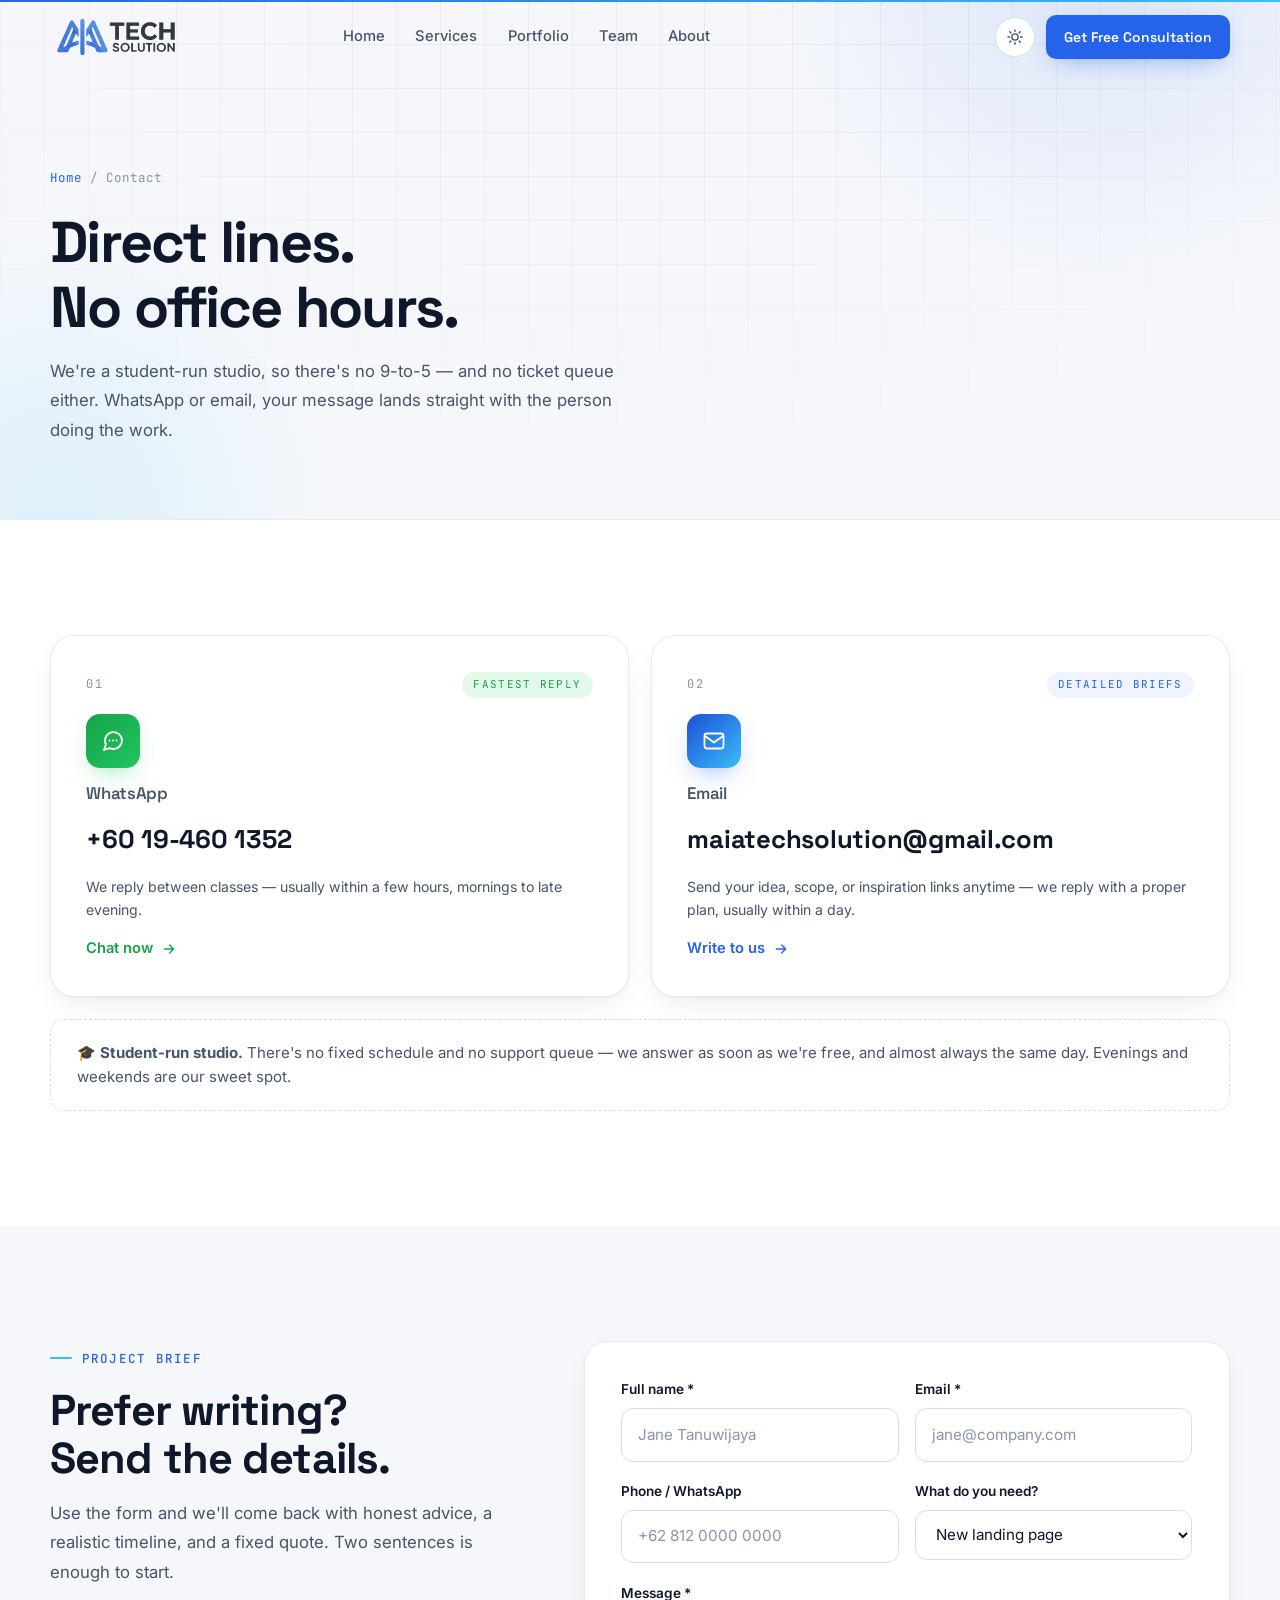
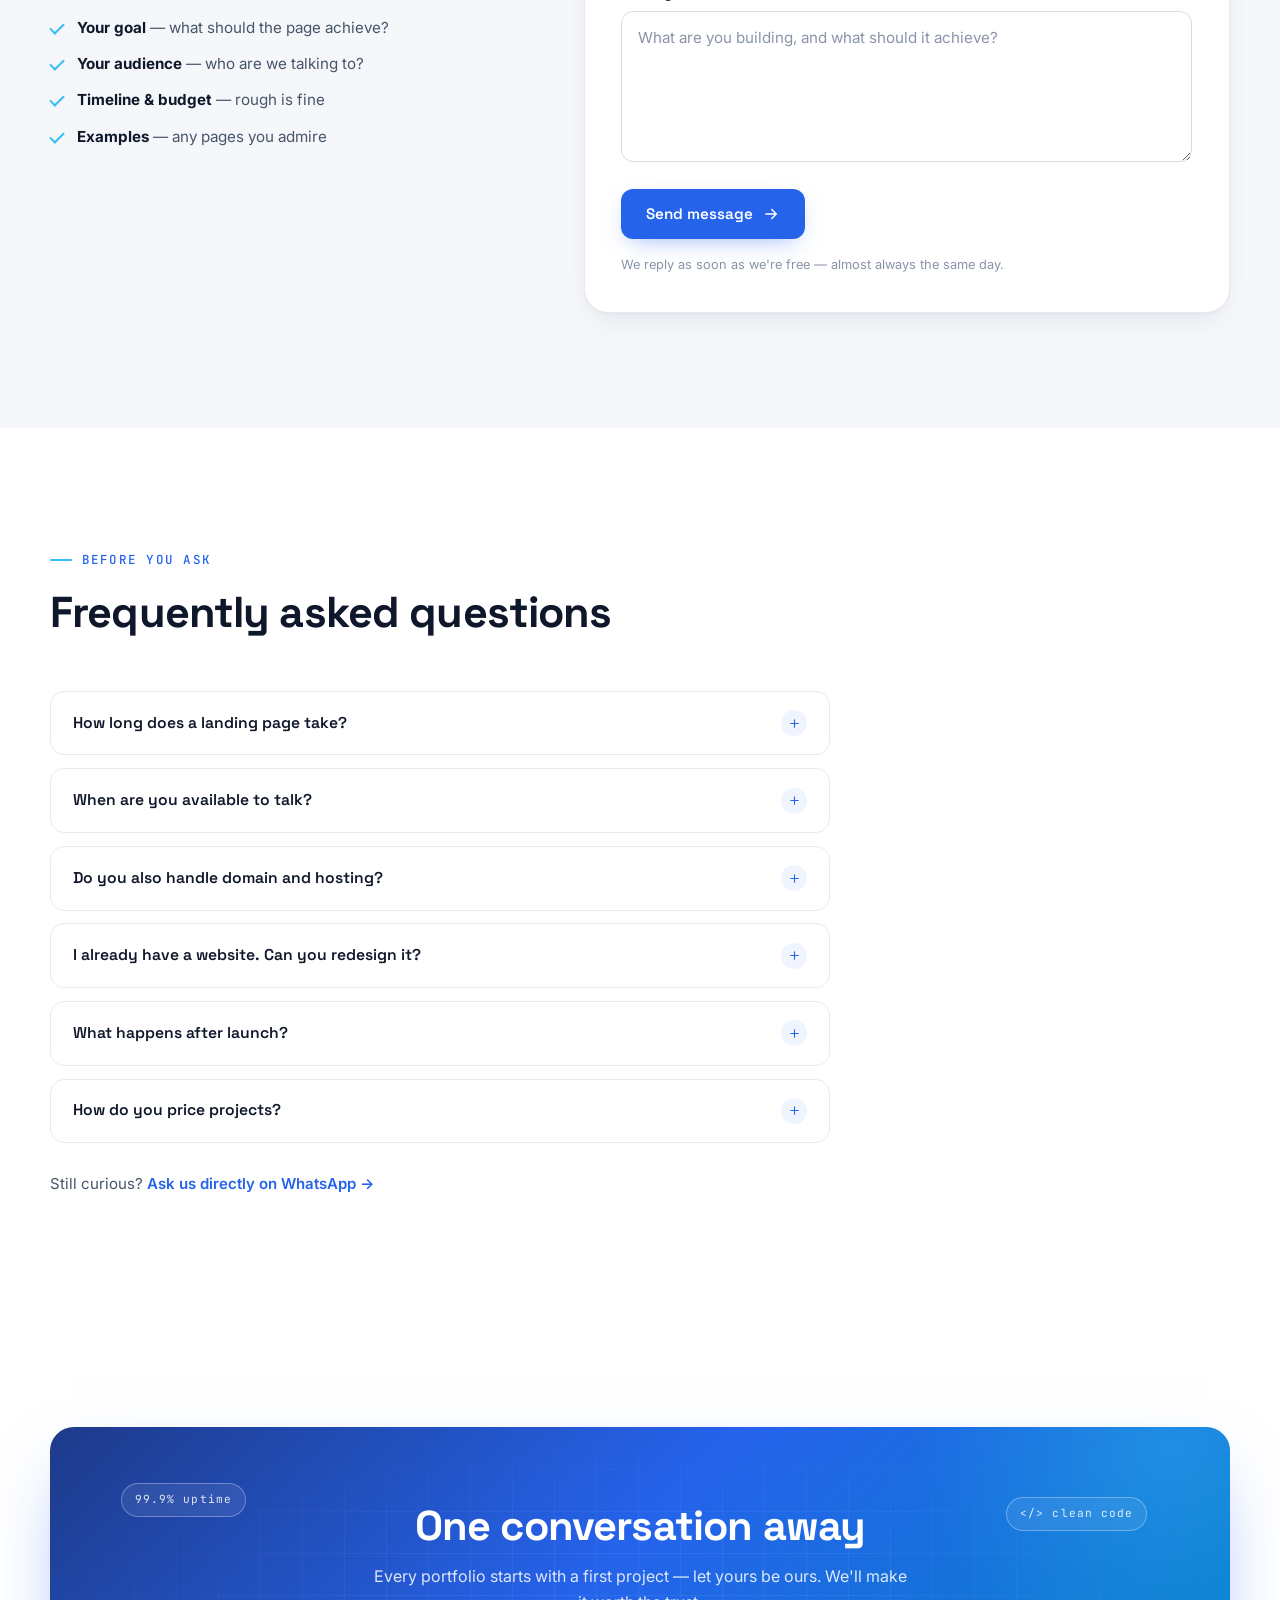
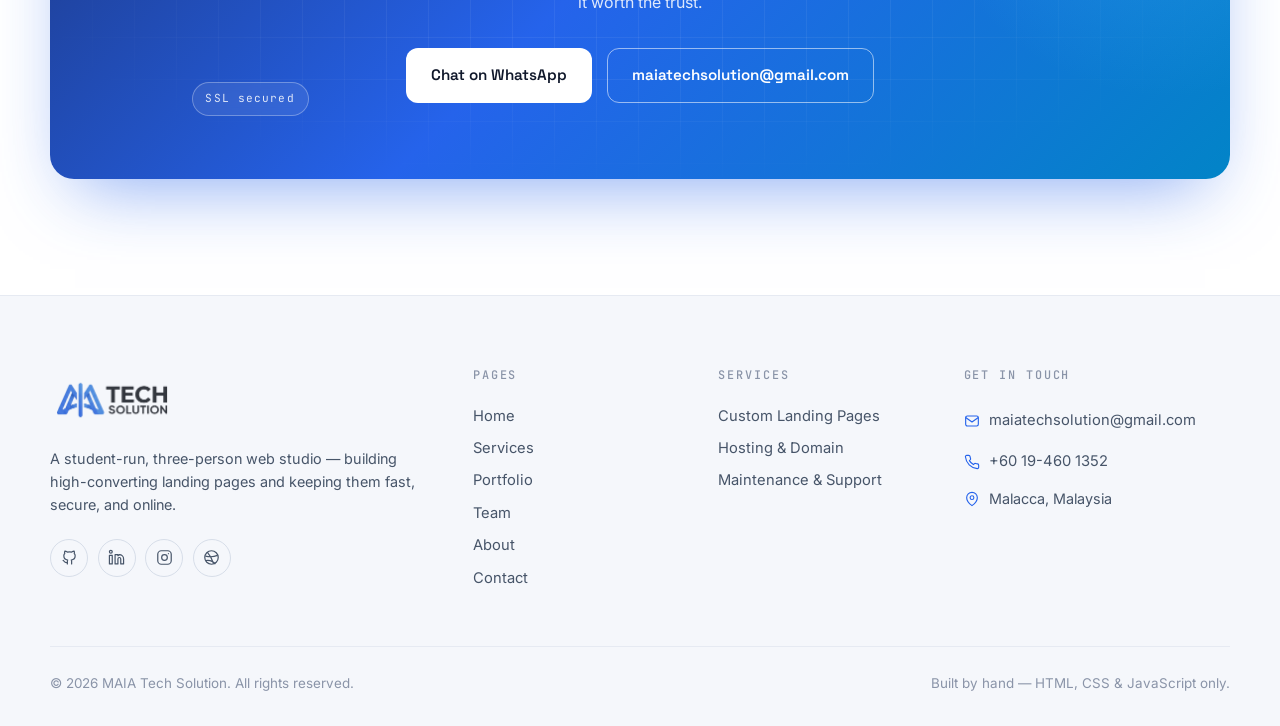
<file: contact.html>
<!DOCTYPE html>
<html lang="en" data-theme="light">
<head>
  <meta charset="UTF-8">
  <meta name="viewport" content="width=device-width, initial-scale=1.0">
  <title>Contact — MAIA Tech Solution | Reach Us on WhatsApp or Email</title>
  <meta name="description" content="WhatsApp or email — your message goes straight to the team. Student-run studio, no office hours, always reachable.">
  <meta name="theme-color" content="#ffffff" media="(prefers-color-scheme: light)">
  <meta name="theme-color" content="#070d19" media="(prefers-color-scheme: dark)">
  <meta property="og:type" content="website">
  <meta property="og:title" content="MAIA Tech Solution — Contact">
  <meta property="og:description" content="Direct lines, no office hours. WhatsApp or email — we reply as soon as we're free.">
  <meta property="og:image" content="https://picsum.photos/seed/maiatechsolution-og-contact/1200/630">
  <link rel="canonical" href="https://maiatechsolution.com/contact.html">
  <link rel="icon" type="image/png" href="asset/logo/icon.png">
  <script>(function(){try{var t=localStorage.getItem('maia-theme');if(t==='dark'||t==='light'){document.documentElement.setAttribute('data-theme',t);}}catch(e){}})();</script>
  <link rel="preconnect" href="https://fonts.googleapis.com">
  <link rel="preconnect" href="https://fonts.gstatic.com" crossorigin>
  <link href="https://fonts.googleapis.com/css2?family=Space+Grotesk:wght@400;500;600;700&family=Inter:wght@400;500;600&family=JetBrains+Mono:wght@400;500&display=swap" rel="stylesheet">
  <link rel="stylesheet" href="style.css">
  <script src="script.js" defer></script>
</head>
<body>
  <a class="skip-link" href="#main">Skip to content</a>
  <div class="preloader" id="preloader" aria-hidden="true"><svg viewBox="0 0 24 24" fill="none"><path d="M12 2l8.66 5v10L12 22 3.34 17V7L12 2z" stroke="#2563eb" stroke-width="1.6"/><path d="M9.2 8.4v7.2M14.8 8.4v7.2M9.2 12h5.6" stroke="#38bdf8" stroke-width="1.6" stroke-linecap="round"/></svg></div>
  <div class="topbar-glow" aria-hidden="true"></div>

  <!-- Header injected from layout.js -->
  <script src="layout.js" data-layout="header"></script>

  <main id="main">
    <section class="page-hero">
      <div class="page-hero-bg" aria-hidden="true"></div>
      <div class="container">
        <p class="crumbs" data-reveal><a href="index.html">Home</a> / Contact</p>
        <h1 data-reveal style="--d:.08s">Direct lines.<br>No office hours.</h1>
        <p class="lead" data-reveal style="--d:.16s">We're a student-run studio, so there's no 9-to-5 — and no ticket queue either. WhatsApp or email, your message lands straight with the person doing the work.</p>
      </div>
    </section>

    <!-- ======= CHANNELS ======= -->
    <section class="section">
      <div class="container">
        <div class="channel-grid">
          <a class="channel-card wa" href="https://wa.me/60194601352" rel="noopener" target="_blank" data-reveal>
            <div class="channel-top">
              <span class="channel-num">01</span>
              <span class="channel-tag">Fastest reply</span>
            </div>
            <span class="channel-icon"><svg viewBox="0 0 24 24" fill="none" stroke="currentColor" stroke-width="1.8" stroke-linecap="round" stroke-linejoin="round"><path d="M21 11.5a8.5 8.5 0 0 1-8.5 8.5 8.4 8.4 0 0 1-3.9-.9L3 21l1.9-5.6a8.5 8.5 0 1 1 16.1-3.9z"/><path d="M8.5 11.5h.01M12 11.5h.01M15.5 11.5h.01"/></svg></span>
            <h3>WhatsApp</h3>
            <p class="channel-handle">+60 19-460 1352</p>
            <p class="channel-note">We reply between classes — usually within a few hours, mornings to late evening.</p>
            <span class="channel-cta">Chat now <svg viewBox="0 0 24 24" fill="none" stroke="currentColor" stroke-width="2" stroke-linecap="round" stroke-linejoin="round"><path d="M5 12h14M13 6l6 6-6 6"/></svg></span>
          </a>
          <a class="channel-card em" href="mailto:maiatechsolution@gmail.com" data-reveal style="--d:.1s">
            <div class="channel-top">
              <span class="channel-num">02</span>
              <span class="channel-tag">Detailed briefs</span>
            </div>
            <span class="channel-icon"><svg viewBox="0 0 24 24" fill="none" stroke="currentColor" stroke-width="1.8" stroke-linecap="round" stroke-linejoin="round"><rect x="2.5" y="4.5" width="19" height="15" rx="2.5"/><path d="M3 7l9 6.5L21 7"/></svg></span>
            <h3>Email</h3>
            <p class="channel-handle">maiatechsolution@gmail.com</p>
            <p class="channel-note">Send your idea, scope, or inspiration links anytime — we reply with a proper plan, usually within a day.</p>
            <span class="channel-cta">Write to us <svg viewBox="0 0 24 24" fill="none" stroke="currentColor" stroke-width="2" stroke-linecap="round" stroke-linejoin="round"><path d="M5 12h14M13 6l6 6-6 6"/></svg></span>
          </a>
        </div>
        <div class="shared-row hours-note" data-reveal>
          <p>🎓 <b>Student-run studio.</b> There's no fixed schedule and no support queue — we answer as soon as we're free, and almost always the same day. Evenings and weekends are our sweet spot.</p>
        </div>
      </div>
    </section>

    <!-- ======= BRIEF FORM ======= -->
    <section class="section section-alt">
      <div class="container split">
        <div class="sticky-col">
          <p class="eyebrow" data-scramble>Project brief</p>
          <h2 class="section-title" data-reveal>Prefer writing?<br>Send the details.</h2>
          <p class="lead" data-reveal style="--d:.1s">Use the form and we'll come back with honest advice, a realistic timeline, and a fixed quote. Two sentences is enough to start.</p>
          <ul class="brief-list" data-reveal style="--d:.2s">
            <li><b>Your goal</b> — what should the page achieve?</li>
            <li><b>Your audience</b> — who are we talking to?</li>
            <li><b>Timeline &amp; budget</b> — rough is fine</li>
            <li><b>Examples</b> — any pages you admire</li>
          </ul>
        </div>
        <div class="form-card" data-reveal style="--d:.15s">
          <form id="contactForm" novalidate>
            <div class="form-row">
              <div class="field">
                <label for="cf-name">Full name *</label>
                <input type="text" id="cf-name" name="name" autocomplete="name" placeholder="Jane Tanuwijaya" required>
                <p class="error-msg">Please enter your name.</p>
              </div>
              <div class="field">
                <label for="cf-email">Email *</label>
                <input type="email" id="cf-email" name="email" autocomplete="email" placeholder="jane@company.com" required>
                <p class="error-msg">Please enter a valid email address.</p>
              </div>
            </div>
            <div class="form-row">
              <div class="field">
                <label for="cf-phone">Phone / WhatsApp</label>
                <input type="tel" id="cf-phone" name="phone" autocomplete="tel" placeholder="+62 812 0000 0000">
                <p class="error-msg">That phone number doesn't look right.</p>
              </div>
              <div class="field">
                <label for="cf-type">What do you need?</label>
                <select id="cf-type" name="type">
                  <option>New landing page</option>
                  <option>Landing page redesign</option>
                  <option>Hosting / domain setup</option>
                  <option>SSL installation</option>
                  <option>Maintenance & support</option>
                  <option>Not sure yet — need advice</option>
                </select>
              </div>
            </div>
            <div class="field">
              <label for="cf-message">Message *</label>
              <textarea id="cf-message" name="message" rows="5" placeholder="What are you building, and what should it achieve?" required></textarea>
              <p class="error-msg">Please tell us a little about your project.</p>
            </div>
            <button type="submit" class="btn btn-primary" id="cfSubmit">Send message
              <svg viewBox="0 0 24 24" fill="none" stroke="currentColor" stroke-width="2" stroke-linecap="round" stroke-linejoin="round"><path d="M5 12h14M13 6l6 6-6 6"/></svg></button>
            <p class="form-note">We reply as soon as we're free — almost always the same day.</p>
          </form>
          <div class="form-success" id="formSuccess" hidden>
            <span class="success-icon"><svg viewBox="0 0 24 24" fill="none" stroke="currentColor" stroke-width="2.4" stroke-linecap="round" stroke-linejoin="round"><path d="M20 6L9 17l-5-5"/></svg></span>
            <h3>Message sent — thank you!</h3>
            <p>We'll get back to you as soon as we're free — usually the same day. If it's urgent, <a href="https://wa.me/60194601352" rel="noopener" target="_blank">message us on WhatsApp</a>.</p>
          </div>
        </div>
      </div>
    </section>

    <!-- ======= FAQ ======= -->
    <section class="section">
      <div class="container">
        <div class="section-head">
          <p class="eyebrow" data-scramble>Before you ask</p>
          <h2 class="section-title" data-reveal>Frequently asked questions</h2>
        </div>
        <div class="faq">
          <div class="faq-item" data-reveal>
            <button class="faq-q" type="button" aria-expanded="false">How long does a landing page take?<span class="faq-icon" aria-hidden="true"><svg viewBox="0 0 24 24" fill="none" stroke="currentColor" stroke-width="2" stroke-linecap="round"><path d="M12 5v14M5 12h14"/></svg></span></button>
            <div class="faq-a"><div class="faq-a-inner"><p>Most landing pages go live in 1–2 weeks, including design, development, hosting, and domain setup. You'll get a specific date in your quote — and we hit it.</p></div></div>
          </div>
          <div class="faq-item" data-reveal>
            <button class="faq-q" type="button" aria-expanded="false">When are you available to talk?<span class="faq-icon" aria-hidden="true"><svg viewBox="0 0 24 24" fill="none" stroke="currentColor" stroke-width="2" stroke-linecap="round"><path d="M12 5v14M5 12h14"/></svg></span></button>
            <div class="faq-a"><div class="faq-a-inner"><p>We're students, so evenings and weekends are our sweet spot — but we check messages through the day. Propose a time and we'll make it work.</p></div></div>
          </div>
          <div class="faq-item" data-reveal>
            <button class="faq-q" type="button" aria-expanded="false">Do you also handle domain and hosting?<span class="faq-icon" aria-hidden="true"><svg viewBox="0 0 24 24" fill="none" stroke="currentColor" stroke-width="2" stroke-linecap="round"><path d="M12 5v14M5 12h14"/></svg></span></button>
            <div class="faq-a"><div class="faq-a-inner"><p>Yes — completely. We register or transfer your domain, set up business email, provision fast hosting with SSL, and deploy the page. You receive one working website, not a box of parts.</p></div></div>
          </div>
          <div class="faq-item" data-reveal>
            <button class="faq-q" type="button" aria-expanded="false">I already have a website. Can you redesign it?<span class="faq-icon" aria-hidden="true"><svg viewBox="0 0 24 24" fill="none" stroke="currentColor" stroke-width="2" stroke-linecap="round"><path d="M12 5v14M5 12h14"/></svg></span></button>
            <div class="faq-a"><div class="faq-a-inner"><p>Absolutely. We audit what you have, keep what works, rebuild what doesn't, and migrate everything — content, SEO value, and email — with zero downtime.</p></div></div>
          </div>
          <div class="faq-item" data-reveal>
            <button class="faq-q" type="button" aria-expanded="false">What happens after launch?<span class="faq-icon" aria-hidden="true"><svg viewBox="0 0 24 24" fill="none" stroke="currentColor" stroke-width="2" stroke-linecap="round"><path d="M12 5v14M5 12h14"/></svg></span></button>
            <div class="faq-a"><div class="faq-a-inner"><p>Every project includes 30 days of free support. After that, our maintenance plans cover updates, backups, security, and improvements — so your page never quietly falls behind.</p></div></div>
          </div>
          <div class="faq-item" data-reveal>
            <button class="faq-q" type="button" aria-expanded="false">How do you price projects?<span class="faq-icon" aria-hidden="true"><svg viewBox="0 0 24 24" fill="none" stroke="currentColor" stroke-width="2" stroke-linecap="round"><path d="M12 5v14M5 12h14"/></svg></span></button>
            <div class="faq-a"><div class="faq-a-inner"><p>After a short discovery call we send a fixed quote with a clear scope. No hourly billing surprises — if we underestimate, that's our problem, not yours.</p></div></div>
          </div>
        </div>
        <p class="faq-more" data-reveal>Still curious? <a href="https://wa.me/60194601352" rel="noopener" target="_blank">Ask us directly on WhatsApp →</a></p>
      </div>
    </section>

    <!-- ======= CTA ======= -->
    <section class="section">
      <div class="container">
        <div class="cta-band" data-reveal>
          <span class="cta-pill cp-1" aria-hidden="true">99.9% uptime</span>
          <span class="cta-pill cp-2" aria-hidden="true">SSL secured</span>
          <span class="cta-pill cp-3" aria-hidden="true">&lt;/&gt; clean code</span>
          <h2>One conversation away</h2>
          <p>Every portfolio starts with a first project — let yours be ours. We'll make it worth the trust.</p>
          <div class="cta-actions">
            <a href="https://wa.me/60194601352" class="btn btn-light" rel="noopener" target="_blank">Chat on WhatsApp</a>
            <a href="mailto:maiatechsolution@gmail.com" class="btn btn-outline-light">maiatechsolution@gmail.com</a>
          </div>
        </div>
      </div>
    </section>
  </main>

  <!-- Footer injected from layout.js -->
  <script src="layout.js" data-layout="footer"></script>

  <button class="to-top" id="toTop" type="button" aria-label="Back to top"><svg viewBox="0 0 24 24" fill="none" stroke="currentColor" stroke-width="2.2" stroke-linecap="round" stroke-linejoin="round"><path d="M12 19V5M5.5 11.5L12 5l6.5 6.5"/></svg></button>
</body>
</html>
</file>
<file: style.css>
/* ============================================================
MAIA Tech Solution — style.css (updated)
Fonts: Space Grotesk (display) · Inter (body) · JetBrains Mono
============================================================ */

/* ---------- 1. Tokens ---------- */
:root{
  --font-display:'Space Grotesk',sans-serif;
  --font-body:'Inter',sans-serif;
  --font-mono:'JetBrains Mono',monospace;
  --bg:#ffffff;
  --bg-soft:#f5f7fb;
  --bg-elev:#ffffff;
  --text:#0f172a;
  --text-2:#475569;
  --text-3:#8a94a8;
  --border:#e6eaf2;
  --border-strong:#d7dee9;
  --card:#ffffff;
  --card-2:#f8fafc;
  --primary:#2563eb;
  --primary-strong:#1d4ed8;
  --primary-soft:rgba(37,99,235,.07);
  --accent:#38bdf8;
  --navy:#0f172a;
  --success:#22c55e;
  --shadow:0 1px 2px rgba(15,23,42,.04),0 12px 32px -12px rgba(15,23,42,.12);
  --shadow-lg:0 2px 4px rgba(15,23,42,.05),0 26px 60px -20px rgba(15,23,42,.2);
  --ring:0 0 0 4px rgba(37,99,235,.14);
  --grid-line:rgba(15,23,42,.05);
  --orb-1:rgba(37,99,235,.13);
  --orb-2:rgba(56,189,248,.12);
  --nav-bg:rgba(255,255,255,.78);
  --r-sm:10px; --r-md:14px; --r-lg:18px; --r-xl:24px;
  --ease:cubic-bezier(.2,.7,.2,1);
}

html[data-theme="dark"]{
  --bg:#070d19;
  --bg-soft:#0a1222;
  --bg-elev:#0d1830;
  --text:#eef2f9;
  --text-2:#a5b1c6;
  --text-3:#64748f;
  --border:rgba(148,163,184,.14);
  --border-strong:rgba(148,163,184,.26);
  --card:rgba(15,26,48,.6);
  --card-2:rgba(15,26,48,.35);
  --primary:#3b82f6;
  --primary-strong:#2563eb;
  --primary-soft:rgba(59,130,246,.13);
  --shadow:0 1px 2px rgba(0,0,0,.3),0 16px 40px -16px rgba(0,0,0,.55);
  --shadow-lg:0 2px 4px rgba(0,0,0,.4),0 30px 70px -24px rgba(0,0,0,.65);
  --ring:0 0 0 4px rgba(56,189,248,.16);
  --grid-line:rgba(148,163,184,.06);
  --orb-1:rgba(37,99,235,.22);
  --orb-2:rgba(56,189,248,.15);
  --nav-bg:rgba(7,13,25,.72);
}

/* ---------- 2. Base ---------- */
*,::before,::after{margin:0;padding:0;box-sizing:border-box}
html{scroll-behavior:smooth;scroll-padding-top:96px}
body{
  font-family:var(--font-body);
  background:var(--bg);
  color:var(--text);
  line-height:1.6;
  -webkit-font-smoothing:antialiased;
  transition:background-color .45s ease,color .45s ease;
  overflow-x:hidden;
}
img{display:block;max-width:100%}
a{color:inherit}
h1,h2,h3,h4{font-family:var(--font-display);line-height:1.12;letter-spacing:-.02em;font-weight:700}
::selection{background:var(--primary);color:#fff}
:focus-visible{outline:2px solid var(--accent);outline-offset:3px;border-radius:4px}
.container{width:min(1180px,100% - clamp(40px,8vw,80px));margin-inline:auto}
.skip-link{position:fixed;top:-60px;left:16px;z-index:300;background:var(--primary);color:#fff;padding:.6rem 1rem;border-radius:8px;text-decoration:none;transition:top .3s}
.skip-link:focus{top:12px}

/* Glass treatment in dark mode */
html[data-theme="dark"] .bento-card,
html[data-theme="dark"] .work-card,
html[data-theme="dark"] .member-card,
html[data-theme="dark"] .form-card,
html[data-theme="dark"] .plan,
html[data-theme="dark"] .channel-card,
html[data-theme="dark"] .faq-item,
html[data-theme="dark"] .process-step,
html[data-theme="dark"] .mv-card,
html[data-theme="dark"] .overlap-card,
html[data-theme="dark"] .t-slide,
html[data-theme="dark"] .float-chip,
html[data-theme="dark"] .modal-panel{
  backdrop-filter:blur(14px);
  -webkit-backdrop-filter:blur(14px);
}

/* ---------- 3. Utilities ---------- */
.eyebrow{
  font-family:var(--font-mono);font-size:.78rem;font-weight:500;
  letter-spacing:.18em;text-transform:uppercase;color:var(--primary);
  display:inline-flex;align-items:center;gap:.6rem;margin-bottom:1.1rem;
}
.eyebrow::before{content:"";width:22px;height:2px;background:var(--accent);border-radius:2px}
.section{padding:clamp(72px,9vw,120px) 0;position:relative}
.section-alt{background:var(--bg-soft);transition:background-color .45s ease}
.section-head{max-width:660px;margin-bottom:3.4rem}
.section-head.center{margin-inline:auto;text-align:center}
.section-head.center .eyebrow{justify-content:center}
.section-title{font-size:clamp(1.85rem,3.6vw,2.7rem);margin-bottom:1rem}
.lead{font-size:1.05rem;color:var(--text-2);line-height:1.75}
.split-head{display:flex;justify-content:space-between;align-items:flex-end;gap:2rem;flex-wrap:wrap}
[data-reveal]{opacity:0;transform:translateY(26px);transition:opacity .7s ease,transform .7s var(--ease);transition-delay:var(--d,0s)}
[data-reveal].in-view{opacity:1;transform:none}

/* Buttons */
.btn{
  display:inline-flex;align-items:center;gap:.55rem;
  font-family:var(--font-display);font-weight:600;font-size:.95rem;
  padding:.9rem 1.5rem;border-radius:12px;border:1px solid transparent;
  cursor:pointer;text-decoration:none;white-space:nowrap;
  transition:transform .25s var(--ease),box-shadow .25s,background-color .25s,border-color .25s,color .25s;
}
.btn svg{width:18px;height:18px;transition:transform .25s var(--ease)}
.btn:hover svg{transform:translateX(3px)}
.btn-primary{background:var(--primary);color:#fff;box-shadow:0 8px 24px -10px rgba(37,99,235,.55)}
.btn-primary:hover{background:var(--primary-strong);transform:translateY(-2px);box-shadow:0 14px 34px -12px rgba(37,99,235,.6)}
.btn-primary:active{transform:translateY(0)}
html[data-theme="dark"] .btn-primary{box-shadow:0 8px 28px -10px rgba(56,189,248,.4)}
html[data-theme="dark"] .btn-primary:hover{box-shadow:0 14px 38px -12px rgba(56,189,248,.5)}
.btn-ghost{background:transparent;color:var(--text);border-color:var(--border-strong)}
.btn-ghost:hover{border-color:var(--primary);color:var(--primary);background:var(--primary-soft);transform:translateY(-2px)}
.btn-light{background:#fff;color:#0f172a}
.btn-light:hover{transform:translateY(-2px);box-shadow:0 14px 34px -12px rgba(0,0,0,.35)}
.btn-outline-light{border-color:rgba(255,255,255,.55);color:#fff;background:transparent}
.btn-outline-light:hover{background:rgba(255,255,255,.12);transform:translateY(-2px)}
.btn-sm{padding:.62rem 1.05rem;font-size:.87rem;border-radius:10px}
.chips{display:flex;flex-wrap:wrap;gap:.5rem}
.chip{padding:.35rem .75rem;border-radius:999px;background:var(--primary-soft);color:var(--primary);font-size:.78rem;font-weight:600;letter-spacing:.01em}

/* ---------- 4. Preloader / top glow ---------- */
.preloader{
  position:fixed;inset:0;z-index:220;display:grid;place-items:center;
  background:var(--bg);transition:opacity .5s ease,visibility .5s;
  animation:pl-hide .5s ease 1.5s forwards; /* fallback if JS is off */
}
.preloader svg{width:56px;height:56px;animation:pl-pulse 1s ease-in-out infinite}
.preloader.done{opacity:0;visibility:hidden}
@keyframes pl-pulse{0%,100%{transform:scale(1);opacity:1}50%{transform:scale(1.14);opacity:.7}}
@keyframes pl-hide{to{opacity:0;visibility:hidden}}
.topbar-glow{
  position:fixed;top:0;left:0;right:0;height:2px;z-index:160;
  background:linear-gradient(90deg,#2563eb,#38bdf8,#2563eb);
  background-size:200% 100%;animation:glow-slide 6s linear infinite;
}
@keyframes glow-slide{to{background-position:200% 0}}

/* ---------- 5. Header / Nav ---------- */
.site-header{position:fixed;inset:0 0 auto;z-index:150;border-bottom:1px solid transparent;transition:background-color .35s,border-color .35s,box-shadow .35s}
.site-header.scrolled{background:var(--nav-bg);backdrop-filter:blur(16px);-webkit-backdrop-filter:blur(16px);border-bottom-color:var(--border)}
.site-header.menu-open{background:var(--nav-bg);backdrop-filter:blur(16px);-webkit-backdrop-filter:blur(16px);border-bottom-color:var(--border)}
.nav-inner{display:flex;align-items:center;gap:1.5rem;height:74px}

/* Brand / logo — updated for image-only logo + light/dark */
.brand{
  display:flex;align-items:center;gap:.6rem;
  font-family:var(--font-display);font-weight:700;font-size:1.18rem;
  color:var(--text);text-decoration:none;letter-spacing:-.01em;
  line-height:0;
}
.brand-logo{
  height:66px;
  width:auto;
  display:block;
}
.brand img{transition:transform .4s var(--ease),opacity .25s ease}

/* Default: light mode */
.brand-logo.logo-dark{display:none}

/* Dark mode logo switch */
html[data-theme="dark"] .brand-logo.logo-light{display:none}
html[data-theme="dark"] .brand-logo.logo-dark{display:block}

/* Footer logo slightly smaller */
.site-footer .brand-logo{height:62px}

.main-nav{display:flex;gap:.3rem;margin-inline:auto}
.main-nav a{position:relative;padding:.5rem .8rem;border-radius:8px;color:var(--text-2);text-decoration:none;font-size:.92rem;font-weight:500;transition:color .2s,background-color .2s}
.main-nav a:hover{color:var(--text);background:var(--primary-soft)}
.main-nav a.active{color:var(--primary)}
.main-nav a.active::after{content:"";position:absolute;left:.8rem;right:.8rem;bottom:1px;height:2px;border-radius:2px;background:var(--primary)}
.nav-actions{display:flex;align-items:center;gap:.7rem;margin-left:auto}

.theme-toggle{
  width:40px;height:40px;border-radius:50%;
  border:1px solid var(--border-strong);background:var(--card);
  display:grid;place-items:center;cursor:pointer;color:var(--text-2);
  position:relative;overflow:hidden;
  transition:border-color .25s,color .25s,transform .3s;
}
.theme-toggle:hover{color:var(--primary);border-color:var(--primary);transform:rotate(18deg)}
.theme-toggle svg{position:absolute;width:18px;height:18px;transition:transform .45s var(--ease),opacity .3s}

/* Theme icon default: light */
.icon-sun{transform:translateY(0) rotate(0);opacity:1}
.icon-moon{transform:translateY(160%) rotate(90deg);opacity:0}

/* Theme icon dark mode */
html[data-theme="dark"] .icon-sun{transform:translateY(-160%) rotate(-90deg);opacity:0}
html[data-theme="dark"] .icon-moon{transform:translateY(0) rotate(0);opacity:1}

.nav-burger{display:none;width:40px;height:40px;border:1px solid var(--border-strong);border-radius:10px;background:var(--card);cursor:pointer;flex-direction:column;align-items:center;justify-content:center;gap:5px;z-index:145;}
.nav-burger span{width:17px;height:2px;border-radius:2px;background:var(--text);transition:transform .3s var(--ease)}
.nav-burger.open span:first-child{transform:translateY(3.5px) rotate(45deg)}
.nav-burger.open span:last-child{transform:translateY(-3.5px) rotate(-45deg)}

/* Full-screen menu */
.mobile-menu{
  position:absolute;top:0;left:0;right:0;z-index:140;
  height:100vh;
  height:100dvh;
  display:flex;flex-direction:column;gap:.4rem;
  padding:104px clamp(24px,7vw,56px) calc(30px + env(safe-area-inset-bottom));
  background:var(--bg);
  background-image:
    radial-gradient(620px circle at 92% -12%,var(--orb-1),transparent 62%),
    radial-gradient(520px circle at -12% 108%,var(--orb-2),transparent 62%);
  transform:translateY(-102%);
  visibility:hidden;
  transition:transform .55s var(--ease),visibility 0s .55s;
  overflow-y:auto;
  counter-reset:mnum;
}
.mobile-menu.open{transform:none;visibility:visible;transition:transform .55s var(--ease),visibility 0s 0s}
.mobile-menu a:not(.btn){
  display:flex;align-items:baseline;gap:1.1rem;
  font-family:var(--font-display);font-weight:600;
  font-size:clamp(1.65rem,7vw,2.3rem);letter-spacing:-.02em;
  color:var(--text);text-decoration:none;
  padding:1.05rem .2rem;border-bottom:1px solid var(--border);
  opacity:0;transform:translateY(22px);
  transition:opacity .4s ease,transform .45s var(--ease),color .2s ease;
}
.mobile-menu a:not(.btn)::before{counter-increment:mnum;content:"0 " counter(mnum);font-family:var(--font-mono);font-size:.8rem;font-weight:500;color:var(--primary)}
.mobile-menu a:not(.btn):hover{color:var(--primary);background:transparent}
.mobile-menu .btn{margin-top:auto;justify-content:center;padding:1rem;font-size:1rem;opacity:0;transform:translateY(22px);transition:opacity .4s ease,transform .45s var(--ease)}
.mobile-menu.open a{opacity:1;transform:none}
.mobile-menu.open a:nth-child(1){transition-delay:.10s,.10s,0s}
.mobile-menu.open a:nth-child(2){transition-delay:.16s,.16s,0s}
.mobile-menu.open a:nth-child(3){transition-delay:.22s,.22s,0s}
.mobile-menu.open a:nth-child(4){transition-delay:.28s,.28s,0s}
.mobile-menu.open a:nth-child(5){transition-delay:.34s,.34s,0s}
.mobile-menu.open a:nth-child(6){transition-delay:.42s,.42s,0s}

/* ---------- 6. Hero ---------- */
.hero{position:relative;padding:168px 0 92px;overflow:hidden}
.hero-bg{position:absolute;inset:0;pointer-events:none}
.hero-bg::before{
  content:"";position:absolute;inset:0;
  background-image:linear-gradient(var(--grid-line) 1px,transparent 1px),linear-gradient(90deg,var(--grid-line) 1px,transparent 1px);
  background-size:44px 44px;
  -webkit-mask-image:radial-gradient(ellipse 85% 75% at 50% 0%,#000 35%,transparent 100%);
  mask-image:radial-gradient(ellipse 85% 75% at 50% 0%,#000 35%,transparent 100%);
}
.hero-bg::after{
  content:"";position:absolute;inset:-10%;
  background:radial-gradient(620px circle at 14% 22%,var(--orb-1),transparent 62%),radial-gradient(540px circle at 86% 8%,var(--orb-2),transparent 62%);
  animation:orb-drift 16s ease-in-out infinite alternate;
}
@keyframes orb-drift{from{transform:translate(0,0)}to{transform:translate(2%,-3%)}}
.hero-grid{display:grid;grid-template-columns:1.06fr .94fr;gap:4rem;align-items:center;position:relative}
.hero-title{font-size:clamp(2.5rem,5.4vw,4rem);line-height:1.05;letter-spacing:-.032em;margin-bottom:1.3rem}
.hero-title .accent{color:var(--primary);position:relative;display:inline-block}
.hero-title .underline{position:absolute;left:0;bottom:-.16em;width:100%;height:.3em;overflow:visible;pointer-events:none}
.hero-title .underline path{stroke-dasharray:130;stroke-dashoffset:130;animation:draw 1s .7s var(--ease) forwards}
@keyframes draw{to{stroke-dashoffset:0}}
.hero-lead{max-width:34rem;color:var(--text-2);font-size:1.07rem;margin-bottom:2rem}
.hero-cta{display:flex;gap:.9rem;flex-wrap:wrap;margin-bottom:2.4rem}
.hero-trust{display:flex;align-items:center;gap:1rem;flex-wrap:wrap;row-gap:.9rem}
.avatars{display:flex;flex:none}
.avatars img{width:40px;height:40px;border-radius:50%;border:2px solid var(--bg);object-fit:cover;flex:none}
.avatars img + img{margin-left:-11px}
.trust-text{flex:1;min-width:0}
.trust-text .stars{color:var(--accent);letter-spacing:2px;font-size:.85rem}
.trust-text p{font-size:.86rem;color:var(--text-2)}

/* Laptop mockup */
.device{position:relative;width:100%;max-width:600px;min-width:0;margin-left:auto;perspective:1200px}
.device-tilt{width:100%;transform:rotateY(-9deg) rotateX(4deg);transition:transform .7s var(--ease)}
.device:hover .device-tilt{transform:rotateY(-3deg) rotateX(1deg)}
.screen{
  width:100%;aspect-ratio:16/10.4;border-radius:14px;overflow:hidden;
  border:1px solid rgba(148,163,184,.28);
  background:linear-gradient(160deg,#101d36,#0a1424);
  box-shadow:var(--shadow-lg),0 44px 90px -34px rgba(37,99,235,.4);
}
.browser-bar{height:34px;display:flex;align-items:center;gap:7px;padding:0 12px;border-bottom:1px solid rgba(148,163,184,.14)}
.dot{width:9px;height:9px;border-radius:50%}
.d-r{background:#f87171}
.d-y{background:#fbbf24}
.d-g{background:#34d399}
.address{flex:1;max-width:230px;margin:0 auto;height:18px;display:flex;align-items:center;justify-content:center;border-radius:6px;background:rgba(148,163,184,.12);font-family:var(--font-mono);font-size:9px;color:#7dd3fc;letter-spacing:.06em}
.lock-dot{width:8px;height:8px;border-radius:50%;background:#34d399;box-shadow:0 0 8px #34d399;animation:pulse-dot 2.4s infinite}
@keyframes pulse-dot{0%,100%{opacity:1}50%{opacity:.35}}
.mock-ui{display:grid;grid-template-columns:60px 1fr;height:calc(100% - 34px)}
.mock-side{border-right:1px solid rgba(148,163,184,.12);padding:14px 0;display:flex;flex-direction:column;gap:11px;align-items:center}
.mock-side i{width:26px;height:26px;border-radius:7px;background:rgba(148,163,184,.13)}
.mock-side i.on{background:linear-gradient(135deg,#2563eb,#38bdf8);box-shadow:0 4px 12px -3px rgba(56,189,248,.6)}
.mock-main{padding:15px 17px;display:flex;flex-direction:column;gap:10px}
.mock-line{height:8px;border-radius:4px;background:rgba(148,163,184,.16)}
.mock-line.bright{background:rgba(226,232,240,.32)}
.w-30{width:30%}
.w-65{width:65%}
.w-80{width:80%}
.mock-chart{flex:1;display:flex;align-items:flex-end;gap:7px;padding-top:8px}
.mock-chart b{flex:1;height:var(--h);border-radius:4px 4px 2px 2px;background:linear-gradient(180deg,#38bdf8,#2563eb);transform-origin:bottom;animation:bar-grow 1s var(--ease) both;opacity:.92}
@keyframes bar-grow{from{transform:scaleY(0)}to{transform:scaleY(1)}}
.mock-row{display:flex;gap:9px}
.mock-card{flex:1;height:44px;border-radius:8px;background:rgba(148,163,184,.1);border:1px solid rgba(148,163,184,.13)}
.device-base{height:13px;margin:0 -24px;border-radius:0 0 14px 14px;background:linear-gradient(180deg,#d8dee9,#a9b4c4);position:relative}
.device-base span{position:absolute;left:50%;top:0;transform:translateX(-50%);width:120px;height:5px;border-radius:0 0 8px 8px;background:rgba(15,23,42,.16)}
html[data-theme="dark"] .device-base{background:linear-gradient(180deg,#334155,#1e293b)}

.float-chip{
  position:absolute;z-index:2;display:flex;align-items:center;gap:.55rem;
  padding:.6rem .95rem;border-radius:12px;background:var(--card);
  border:1px solid var(--border);box-shadow:var(--shadow);
  font-size:.8rem;font-weight:600;animation:float-y 6s ease-in-out infinite;
}
.fc-1{top:-20px;left:-26px}
.fc-2{top:38%;right:-30px;animation-delay:1.3s}
.fc-3{bottom:-16px;left:14%;animation-delay:2.4s}
@keyframes float-y{0%,100%{transform:translateY(0)}50%{transform:translateY(-12px)}}
.fc-ico{width:26px;height:26px;border-radius:8px;display:grid;place-items:center;color:#fff;flex:none}
.fc-ico svg{width:14px;height:14px}
.fc-ico.green{background:#22c55e}
.fc-ico.blue{background:#2563eb}
.fc-ico.cyan{background:#0ea5e9}

/* ---------- 7. Marquee ---------- */
.marquee{border-block:1px solid var(--border);background:var(--bg-soft);overflow:hidden;padding:.95rem 0;transition:background-color .45s}
.marquee-track{display:flex;width:max-content;animation:scroll-x 30s linear infinite}
.marquee:hover .marquee-track{animation-play-state:paused}
.marquee-track span{display:flex;align-items:center;gap:3rem;padding-right:3rem;font-family:var(--font-mono);font-size:.78rem;letter-spacing:.14em;text-transform:uppercase;color:var(--text-3);white-space:nowrap}
.marquee-track b{color:var(--primary);font-weight:400}
@keyframes scroll-x{to{transform:translateX(-50%)}}

/* ---------- 8. Why / sticky split ---------- */
.split{display:grid;grid-template-columns:5fr 7fr;gap:4.5rem;align-items:start}
.sticky-col{position:sticky;top:110px}
.reason{display:grid;grid-template-columns:auto 1fr;gap:1.5rem;padding:1.9rem 0;border-top:1px solid var(--border)}
.reason:last-child{border-bottom:1px solid var(--border)}
.reason-num{font-family:var(--font-mono);color:var(--primary);font-size:.85rem;padding-top:.35rem}
.reason h3{font-size:1.2rem;margin-bottom:.45rem}
.reason p{color:var(--text-2);font-size:.97rem}
.stat-tiles{display:grid;grid-template-columns:repeat(3,1fr);gap:1rem;margin-top:2.2rem}
.stat-tile{background:var(--card);border:1px solid var(--border);border-radius:var(--r-md);padding:1.1rem;box-shadow:var(--shadow);transition:transform .3s var(--ease),border-color .3s}
.stat-tile:hover{transform:translateY(-3px);border-color:var(--primary)}
.stat-tile b{display:block;font-family:var(--font-display);font-size:1.5rem;color:var(--primary)}
.stat-tile span{font-size:.76rem;color:var(--text-2);line-height:1.35;display:block}

/* ---------- 9. Bento services ---------- */
.bento{display:grid;grid-template-columns:repeat(6,1fr);gap:1.2rem}
.bento-card{
  grid-column:span 2;position:relative;display:flex;flex-direction:column;gap:.85rem;
  padding:1.8rem;border-radius:var(--r-lg);background:var(--card);border:1px solid var(--border);
  box-shadow:var(--shadow);text-decoration:none;color:inherit;overflow:hidden;
  transition:transform .35s var(--ease),box-shadow .35s,border-color .35s;
}
.bento-card.wide{grid-column:span 4}
.bento-card::after{content:"";position:absolute;inset:0;background:radial-gradient(420px circle at 90% -10%,var(--orb-2),transparent 60%);opacity:0;transition:opacity .4s;pointer-events:none}
.bento-card:hover{transform:translateY(-5px);border-color:rgba(37,99,235,.4);box-shadow:var(--shadow-lg)}
.bento-card:hover::after{opacity:1}
.bento-icon{width:46px;height:46px;border-radius:12px;background:var(--primary-soft);color:var(--primary);display:grid;place-items:center;flex:none;transition:transform .35s var(--ease)}
.bento-card:hover .bento-icon{transform:scale(1.08) rotate(-4deg)}
.bento-icon svg{width:22px;height:22px}
.bento-card h3{font-size:1.15rem}
.bento-card p{font-size:.92rem;color:var(--text-2)}
.bento-mini{list-style:none;display:grid;grid-template-columns:1fr 1fr;gap:.5rem .8rem;margin:.3rem 0 .4rem}
.bento-mini li{display:flex;align-items:center;gap:.5rem;font-size:.84rem;color:var(--text-2)}
.bento-mini svg{width:14px;height:14px;color:var(--primary);flex:none}
.bento-link{margin-top:auto;display:inline-flex;align-items:center;gap:.4rem;font-weight:600;font-size:.9rem;color:var(--primary);text-decoration:none}
.bento-link svg{width:16px;height:16px;transition:transform .3s var(--ease)}
.bento-card:hover .bento-link svg{transform:translateX(4px)}

/* Coming-soon variant */
.bento-card.soon{border-style:dashed;background:transparent;box-shadow:none}
.bento-card.soon::after{display:none}
.bento-card.soon h3{color:var(--text-2)}
.bento-card.soon .bento-icon{background:var(--card-2);color:var(--text-3)}
.bento-card.soon:hover{border-color:var(--primary)}

/* ---------- 10. Process ---------- */
.process-controls{display:flex;gap:.6rem}
.p-btn{width:44px;height:44px;border-radius:50%;border:1px solid var(--border-strong);background:var(--card);color:var(--text-2);display:grid;place-items:center;cursor:pointer;transition:.25s}
.p-btn:hover{color:var(--primary);border-color:var(--primary);background:var(--primary-soft)}
.p-btn svg{width:18px;height:18px}
.process-wrap{position:relative}
.process-track{display:flex;align-items:stretch;gap:.6rem;overflow-x:auto;scroll-snap-type:x mandatory;padding:1.2rem .2rem 1.6rem;scrollbar-width:none}
.process-track::-webkit-scrollbar{display:none}
.process-step{
  min-width:272px;scroll-snap-align:start;background:var(--card);border:1px solid var(--border);
  border-radius:16px;padding:1.7rem 1.5rem;position:relative;opacity:.5;transform:translateY(12px);
  transition:opacity .5s,transform .5s var(--ease),border-color .5s,box-shadow .5s;
}
.process-step.active{opacity:1;transform:none;border-color:rgba(37,99,235,.45);box-shadow:0 14px 44px -18px rgba(37,99,235,.4)}
.p-phase{position:absolute;top:1.1rem;right:1.1rem;font-family:var(--font-mono);font-size:.68rem;letter-spacing:.12em;text-transform:uppercase;padding:.28rem .6rem;border-radius:999px;background:var(--primary-soft);color:var(--primary)}
.p-num{display:block;font-family:var(--font-display);font-size:2.4rem;font-weight:700;color:var(--primary-soft);-webkit-text-stroke:1.4px var(--primary);margin-bottom:.6rem;line-height:1}
.process-step h3{font-size:1.1rem;margin-bottom:.5rem}
.process-step p{font-size:.88rem;color:var(--text-2)}
.p-arrow{align-self:center;color:var(--text-3);flex:none}
.p-arrow svg{width:18px;height:18px}

/* ---------- 11. Work / portfolio cards ---------- */
.work-grid{display:grid;grid-template-columns:repeat(3,1fr);gap:1.4rem}
.portfolio-grid{display:grid;grid-template-columns:repeat(3,1fr);gap:1.4rem}
.work-card{
  display:flex;flex-direction:column;border-radius:var(--r-lg);overflow:hidden;
  background:var(--card);border:1px solid var(--border);box-shadow:var(--shadow);
  text-decoration:none;color:inherit;cursor:pointer;
  transition:transform .4s var(--ease),box-shadow .4s,border-color .4s;
}
.work-card:hover{transform:translateY(-6px);box-shadow:var(--shadow-lg);border-color:rgba(37,99,235,.35)}
.work-media{position:relative;aspect-ratio:16/10;overflow:hidden;background:var(--bg-soft)}
.work-media img{width:100%;height:100%;object-fit:cover;transition:transform .9s var(--ease)}
.work-card:hover .work-media img{transform:scale(1.07)}
.work-cta{
  position:absolute;left:1rem;bottom:1rem;display:inline-flex;align-items:center;gap:.45rem;
  padding:.55rem .95rem;border-radius:999px;background:rgba(15,23,42,.78);color:#fff;
  font-size:.8rem;font-weight:600;backdrop-filter:blur(6px);
  opacity:0;transform:translateY(10px);transition:opacity .35s,transform .35s var(--ease);
}
.work-cta svg{width:14px;height:14px}
.work-card:hover .work-cta{opacity:1;transform:none}
.work-body{padding:1.25rem 1.4rem .4rem}
.work-cat{display:inline-block;font-family:var(--font-mono);font-size:.68rem;letter-spacing:.12em;text-transform:uppercase;color:var(--primary);margin-bottom:.5rem}
.work-title{font-size:1.12rem;margin-bottom:.35rem}
.work-desc{font-size:.88rem;color:var(--text-2)}
.work-tags{display:flex;flex-wrap:wrap;gap:.45rem;padding:.7rem 1.4rem 1.35rem;margin-top:auto}
.work-tags span{font-family:var(--font-mono);font-size:.68rem;padding:.3rem .6rem;border-radius:6px;border:1px solid var(--border);color:var(--text-3)}
.project-item{transition:opacity .3s,transform .3s var(--ease)}
.project-item.is-out{opacity:0;transform:scale(.96)}
.project-item.is-hidden{display:none}
.filters{display:flex;flex-wrap:wrap;gap:.6rem;margin-bottom:1.2rem}
.filter-btn{padding:.55rem 1.1rem;border-radius:999px;border:1px solid var(--border-strong);background:transparent;color:var(--text-2);font-family:var(--font-body);font-weight:500;font-size:.88rem;cursor:pointer;transition:.25s}
.filter-btn:hover{border-color:var(--primary);color:var(--primary)}
.filter-btn.active{background:var(--primary);border-color:var(--primary);color:#fff;box-shadow:0 6px 18px -8px rgba(37,99,235,.55)}
.filter-count{font-family:var(--font-mono);font-size:.78rem;color:var(--text-3);margin-bottom:2.2rem}

/* ---------- 12. Team ---------- */
.team-grid{display:grid;grid-template-columns:repeat(3,1fr);gap:1.6rem}
.member-card{
  display:flex;flex-direction:column;border-radius:var(--r-xl);overflow:hidden;
  background:var(--card);border:1px solid var(--border);box-shadow:var(--shadow);
  text-decoration:none;color:inherit;
  transition:transform .4s var(--ease),box-shadow .4s,border-color .4s;
}
.member-card:hover{transform:translateY(-6px);box-shadow:var(--shadow-lg);border-color:rgba(37,99,235,.35)}
.member-photo{position:relative;aspect-ratio:4/4.4;overflow:hidden}
.member-photo img{width:100%;height:100%;object-fit:cover;transition:transform .8s var(--ease)}
.member-card:hover .member-photo img{transform:scale(1.05)}
.member-photo::after{content:"";position:absolute;inset:auto 0 0;height:46%;background:linear-gradient(180deg,transparent,rgba(7,13,25,.66));pointer-events:none}
.member-role{position:absolute;left:1rem;bottom:1rem;z-index:2;padding:.4rem .8rem;border-radius:999px;background:rgba(15,23,42,.62);color:#fff;font-size:.74rem;font-weight:600;letter-spacing:.04em;backdrop-filter:blur(6px)}
.member-body{padding:1.4rem 1.5rem 1.6rem;display:flex;flex-direction:column;gap:.8rem;flex:1}
.member-body h3{font-size:1.28rem}
.member-body > p{font-size:.9rem;color:var(--text-2)}
.member-bio{line-height:1.7}
.member-fact{margin-top:auto;display:flex;align-items:center;gap:.5rem;font-family:var(--font-mono);font-size:.74rem;color:var(--text-3)}
.member-fact svg{width:14px;height:14px;color:var(--accent);flex:none}

/* ---------- 13. Testimonials ---------- */
.t-shell{max-width:840px;margin:0 auto;position:relative}
.t-viewport{overflow:hidden}
.t-track{display:flex;transition:transform .6s var(--ease)}
.t-slide{min-width:100%;margin:0;padding:2.8rem 3rem;background:var(--card);border:1px solid var(--border);border-radius:var(--r-xl);box-shadow:var(--shadow);text-align:center}
.t-mark{display:block;font-family:var(--font-display);font-size:4rem;line-height:.5;color:var(--primary);opacity:.85;margin-bottom:1.2rem}
.t-text{font-size:1.15rem;line-height:1.75;color:var(--text);font-weight:500;margin-bottom:1.8rem}
.t-author{display:flex;align-items:center;justify-content:center;gap:.9rem}
.t-author img{width:48px;height:48px;border-radius:50%;object-fit:cover;border:2px solid var(--primary-soft)}
.t-author span{text-align:left}
.t-author strong{display:block;font-family:var(--font-display)}
.t-author small{color:var(--text-3);font-size:.82rem}
.t-btn{
  position:absolute;top:50%;transform:translateY(-50%);width:46px;height:46px;border-radius:50%;
  border:1px solid var(--border-strong);background:var(--card);color:var(--text-2);
  display:grid;place-items:center;cursor:pointer;box-shadow:var(--shadow);transition:.25s;z-index:2;
}
.t-btn:hover{color:var(--primary);border-color:var(--primary)}
.t-btn svg{width:18px;height:18px}
.t-prev{left:-23px}
.t-next{right:-23px}
.t-dots{display:flex;justify-content:center;gap:.5rem;margin-top:1.6rem}
.t-dot{width:9px;height:9px;border-radius:999px;border:0;background:var(--border-strong);cursor:pointer;transition:.3s var(--ease);padding:0}
.t-dot.active{width:26px;background:var(--primary)}

/* ---------- 14. CTA band ---------- */
.cta-band{
  position:relative;overflow:hidden;text-align:center;color:#fff;border-radius:var(--r-xl);
  padding:clamp(2.8rem,6vw,4.8rem) clamp(1.5rem,4vw,3rem);
  background:linear-gradient(135deg,#1e3a8a,#2563eb 45%,#0284c7);
  box-shadow:0 30px 70px -25px rgba(37,99,235,.55);
}
.cta-band::before{
  content:"";position:absolute;inset:0;
  background-image:linear-gradient(rgba(255,255,255,.06) 1px,transparent 1px),linear-gradient(90deg,rgba(255,255,255,.06) 1px,transparent 1px);
  background-size:42px 42px;
  -webkit-mask-image:radial-gradient(ellipse at center,#000 30%,transparent 75%);
  mask-image:radial-gradient(ellipse at center,#000 30%,transparent 75%);
}
.cta-band::after{content:"";position:absolute;inset:-20%;background:radial-gradient(420px circle at 82% 18%,rgba(56,189,248,.35),transparent 60%);animation:orb-drift 12s ease-in-out infinite alternate}
.cta-band h2{position:relative;z-index:1;font-size:clamp(1.8rem,3.6vw,2.6rem);margin-bottom:.9rem}
.cta-band p{position:relative;z-index:1;max-width:34rem;margin:0 auto 2rem;color:rgba(255,255,255,.85)}
.cta-actions{position:relative;z-index:1;display:flex;justify-content:center;gap:.9rem;flex-wrap:wrap}
.cta-pill{
  position:absolute;z-index:1;font-family:var(--font-mono);font-size:.7rem;letter-spacing:.1em;
  padding:.45rem .8rem;border-radius:999px;border:1px solid rgba(255,255,255,.3);
  color:rgba(255,255,255,.85);background:rgba(255,255,255,.08);
  backdrop-filter:blur(4px);animation:float-y 7s ease-in-out infinite;
}
.cp-1{top:16%;left:6%}
.cp-2{bottom:18%;left:12%;animation-delay:1.6s}
.cp-3{top:20%;right:7%;animation-delay:3s}

/* ---------- 15. Footer ---------- */
.site-footer{background:var(--bg-soft);border-top:1px solid var(--border);padding:4.6rem 0 2rem;transition:background-color .45s}
.footer-grid{display:grid;grid-template-columns:1.9fr 1fr 1fr 1.35fr;gap:3rem}
.f-col{display:flex;flex-direction:column}
.f-blurb{margin:1rem 0 1.4rem;font-size:.9rem;color:var(--text-2);max-width:26rem}
.f-title{font-family:var(--font-mono);font-size:.74rem;font-weight:500;letter-spacing:.16em;text-transform:uppercase;color:var(--text-3);margin-bottom:1.1rem}
.f-col a:not(.brand){color:var(--text-2);text-decoration:none;font-size:.92rem;padding:.28rem 0;transition:color .2s,transform .2s}
.f-col a:not(.brand):hover{color:var(--primary);transform:translateX(3px)}
.f-contact{display:flex;align-items:center;gap:.6rem;font-size:.9rem;color:var(--text-2);padding:.28rem 0}
.f-contact svg{width:16px;height:16px;color:var(--primary);flex:none}
.f-contact a{color:var(--text-2);text-decoration:none;padding:0}
.f-contact a:hover{color:var(--primary)}
.socials{display:flex;gap:.6rem}
.social-link{width:38px;height:38px;border-radius:50%;border:1px solid var(--border-strong);display:grid;place-items:center;color:var(--text-2);transition:.25s}
.social-link:hover{color:#fff;background:var(--primary);border-color:var(--primary);transform:translateY(-3px)}
.social-link svg{width:17px;height:17px}
.footer-bottom{display:flex;justify-content:space-between;gap:1rem;flex-wrap:wrap;border-top:1px solid var(--border);margin-top:3.2rem;padding-top:1.6rem;font-size:.84rem;color:var(--text-3)}

/* ---------- 16. Inner page hero ---------- */
.page-hero{position:relative;padding:168px 0 74px;overflow:hidden;background:var(--bg-soft);border-bottom:1px solid var(--border);transition:background-color .45s}
.page-hero-bg{position:absolute;inset:0;pointer-events:none}
.page-hero-bg::before{
  content:"";position:absolute;inset:0;
  background-image:linear-gradient(var(--grid-line) 1px,transparent 1px),linear-gradient(90deg,var(--grid-line) 1px,transparent 1px);
  background-size:44px 44px;
  -webkit-mask-image:radial-gradient(ellipse 75% 90% at 50% 0%,#000 30%,transparent 100%);
  mask-image:radial-gradient(ellipse 75% 90% at 50% 0%,#000 30%,transparent 100%);
}
.page-hero-bg::after{content:"";position:absolute;inset:-10%;background:radial-gradient(560px circle at 80% 0%,var(--orb-1),transparent 60%),radial-gradient(460px circle at 12% 90%,var(--orb-2),transparent 60%)}
.page-hero .container{position:relative}
.crumbs{font-family:var(--font-mono);font-size:.78rem;letter-spacing:.08em;color:var(--text-3);margin-bottom:1.4rem}
.crumbs a{color:var(--primary);text-decoration:none}
.page-hero h1{font-size:clamp(2.3rem,4.8vw,3.6rem);letter-spacing:-.03em;margin-bottom:1.1rem}
.page-hero .lead{max-width:36rem}
.pipeline{display:flex;flex-wrap:wrap;align-items:center;gap:.55rem;margin-top:2rem;font-family:var(--font-mono);font-size:.78rem;letter-spacing:.06em}
.pipeline span{padding:.45rem .85rem;border-radius:999px;border:1px solid var(--border-strong);background:var(--card);color:var(--text-2)}
.pipeline i{color:var(--primary);font-style:normal}

/* ---------- 17. Services detail ---------- */
.svc{display:grid;grid-template-columns:1fr 1fr;gap:4rem;align-items:center}
.svc + .svc,
.section:has(.svc) + .section{scroll-margin-top:90px}
.svc.flip .svc-media{order:-1}
.svc-tag{font-family:var(--font-mono);font-size:.78rem;letter-spacing:.18em;text-transform:uppercase;color:var(--primary);margin-bottom:1rem;display:block}
.svc-copy .section-title{font-size:clamp(1.7rem,3vw,2.3rem)}
.benefit-list{list-style:none;display:grid;grid-template-columns:1fr 1fr;gap:.75rem 1rem;margin:1.5rem 0 2rem}
.benefit{display:flex;gap:.6rem;align-items:flex-start;font-size:.92rem;color:var(--text-2)}
.benefit svg{width:16px;height:16px;color:var(--primary);flex:none;margin-top:.2rem}
.svc-types{display:grid;grid-template-columns:1fr 1fr;gap:.9rem;margin-bottom:2rem}
.svc-type{padding:1.05rem 1.15rem;border:1px solid var(--border);border-radius:var(--r-md);background:var(--card-2);transition:border-color .3s,transform .3s var(--ease)}
.svc-type:hover{border-color:var(--primary);transform:translateY(-3px)}
.svc-type h4{font-size:.95rem;margin-bottom:.25rem}
.svc-type p{font-size:.8rem;color:var(--text-2)}
.svc-media{position:relative}
.frame{border-radius:var(--r-lg);overflow:hidden;border:1px solid var(--border);box-shadow:var(--shadow-lg)}
.frame img{width:100%;aspect-ratio:4/3;object-fit:cover;transition:transform 1s var(--ease)}
.svc-media:hover .frame img{transform:scale(1.05)}
.media-badge{position:absolute;left:-18px;bottom:26px;padding:.85rem 1.15rem;border-radius:var(--r-md);background:var(--card);border:1px solid var(--border);box-shadow:var(--shadow);animation:float-y 6.5s ease-in-out infinite}
.media-badge b{display:block;font-family:var(--font-display);font-size:1.25rem;color:var(--primary)}
.media-badge span{font-size:.72rem;color:var(--text-2)}
.terminal{border-radius:var(--r-md);overflow:hidden;border:1px solid rgba(148,163,184,.2);background:#0b1220;box-shadow:var(--shadow-lg);font-family:var(--font-mono);font-size:.82rem}
.terminal-bar{display:flex;align-items:center;gap:7px;padding:.7rem .9rem;border-bottom:1px solid rgba(148,163,184,.14)}
.t-title{margin-left:.6rem;font-size:.7rem;color:#64748b;letter-spacing:.05em}
.terminal-body{padding:1.1rem 1.2rem;color:#9fb0c9;display:flex;flex-direction:column;gap:.5rem}
.terminal-body p{display:flex;gap:.5rem;flex-wrap:wrap}
.prompt{color:#38bdf8}
.dim{color:#475569}
.ok{color:#4ade80}
.caret{display:inline-block;width:8px;height:14px;background:#4ade80;margin-left:2px;animation:blink 1s steps(1) infinite}
@keyframes blink{50%{opacity:0}}

/* Plans */
.plans{display:grid;grid-template-columns:repeat(3,1fr);gap:1.4rem;align-items:stretch}
.plan{
  position:relative;display:flex;flex-direction:column;gap:1rem;
  padding:2rem 1.8rem;border-radius:var(--r-lg);background:var(--card);
  border:1px solid var(--border);box-shadow:var(--shadow);
  transition:transform .35s var(--ease),box-shadow .35s,border-color .35s;
}
.plan:hover{transform:translateY(-5px);box-shadow:var(--shadow-lg)}
.plan.featured{border-color:var(--primary);box-shadow:0 18px 50px -18px rgba(37,99,235,.45)}
html[data-theme="dark"] .plan.featured{box-shadow:0 18px 55px -18px rgba(56,189,248,.35)}
.plan-badge{position:absolute;top:-13px;left:50%;transform:translateX(-50%);padding:.32rem .9rem;border-radius:999px;background:var(--primary);color:#fff;font-size:.72rem;font-weight:600;letter-spacing:.06em;white-space:nowrap}
.plan h3{font-size:1.3rem}
.plan-price{font-size:.86rem;color:var(--text-2)}
.plan-list{list-style:none;display:flex;flex-direction:column;gap:.6rem;margin:.4rem 0 1.2rem;flex:1}
.plan-list li{position:relative;padding-left:1.6rem;font-size:.9rem;color:var(--text-2)}
.plan-list li::before{content:"";position:absolute;left:0;top:.42em;width:14px;height:8px;border-left:2px solid var(--primary);border-bottom:2px solid var(--primary);transform:rotate(-45deg)}
.plan .btn{justify-content:center}
.included{padding:clamp(2rem,4vw,3.2rem);border-radius:var(--r-xl);background:var(--card);border:1px solid var(--border);box-shadow:var(--shadow)}
.included-list{list-style:none;display:grid;grid-template-columns:repeat(3,1fr);gap:1rem;margin-top:1.6rem}
.included-list li{display:flex;align-items:center;gap:.6rem;font-size:.94rem;color:var(--text-2)}
.included-list svg{width:17px;height:17px;color:var(--success);flex:none}

/* ---------- 18. Modal + infinite image slider ---------- */
.modal{position:fixed;inset:0;z-index:210;display:grid;place-items:center;padding:1.4rem;visibility:hidden;opacity:0;transition:opacity .3s,visibility .3s}
.modal.open{visibility:visible;opacity:1}
.modal-backdrop{position:absolute;inset:0;background:rgba(7,13,25,.66);backdrop-filter:blur(6px);-webkit-backdrop-filter:blur(6px)}
.modal-panel{
  position:relative;width:100%;max-width:880px;max-height:88vh;overflow:auto;
  overscroll-behavior:contain;background:var(--bg-elev);border:1px solid var(--border);
  border-radius:var(--r-xl);box-shadow:var(--shadow-lg);
  transform:translateY(26px) scale(.97);transition:transform .35s var(--ease);
  scrollbar-width:none;
  -ms-overflow-style:none;
}
.modal-panel::-webkit-scrollbar{display:none}
.modal.open .modal-panel{transform:none}
.modal-close{
  position:sticky;top:14px;z-index:6;margin:14px 14px -54px auto;
  width:40px;height:40px;border-radius:50%;border:1px solid rgba(255,255,255,.14);
  background:rgba(15,23,42,.6);color:#fff;display:flex;align-items:center;justify-content:center;
  cursor:pointer;backdrop-filter:blur(4px);-webkit-backdrop-filter:blur(4px);
  transition:background-color .25s,transform .25s;
}
.modal-close:hover{background:var(--primary);transform:rotate(90deg)}
.modal-close svg{width:17px;height:17px}
.modal-media{position:relative;overflow:hidden}
.modal-media img{width:100%;aspect-ratio:16/8.2;object-fit:cover}
.modal-body{padding:2rem clamp(1.4rem,4vw,2.6rem) 2.6rem}
.modal-body h2{font-size:clamp(1.5rem,3vw,2.1rem);margin:.4rem 0 1.4rem}
.modal-meta{display:grid;grid-template-columns:repeat(3,1fr);gap:1rem;padding:1.1rem 0;border-block:1px solid var(--border);margin-bottom:1.4rem}
.meta-item span{display:block;font-family:var(--font-mono);font-size:.68rem;letter-spacing:.12em;text-transform:uppercase;color:var(--text-3);margin-bottom:.2rem}
.meta-item b{font-family:var(--font-display);font-size:.95rem}
.modal-sub{font-size:1rem;margin:1.5rem 0 .8rem}
.modal-deliver{list-style:none;display:grid;grid-template-columns:1fr 1fr;gap:.55rem 1.2rem}
.modal-deliver li{display:flex;gap:.55rem;align-items:flex-start;font-size:.92rem;color:var(--text-2)}
.modal-deliver svg{width:15px;height:15px;color:var(--primary);flex:none;margin-top:.25rem}
.modal-tech{display:flex;flex-wrap:wrap;gap:.5rem;margin-bottom:1.8rem}
.modal-tech span{font-family:var(--font-mono);font-size:.72rem;padding:.35rem .7rem;border-radius:6px;background:var(--primary-soft);color:var(--primary)}

/* Modal image slider */
.m-slider{position:relative;overflow:hidden}
.m-track{display:flex;transition:transform .5s var(--ease)}
.m-slide{min-width:100%;margin:0}
.m-slide img{width:100%;aspect-ratio:16/8.2;object-fit:cover;display:block}
.m-btn{
  position:absolute;top:50%;transform:translateY(-50%);width:40px;height:40px;border-radius:50%;
  border:0;background:rgba(15,23,42,.55);color:#fff;display:grid;place-items:center;
  cursor:pointer;backdrop-filter:blur(4px);-webkit-backdrop-filter:blur(4px);
  transition:background-color .25s,transform .25s;
}
.m-btn:hover{background:var(--primary)}
.m-btn svg{width:18px;height:18px}
.m-prev{left:12px}
.m-next{right:12px}
.m-dots{position:absolute;bottom:12px;left:50%;transform:translateX(-50%);display:flex;gap:.4rem}
.m-dot{width:8px;height:8px;border-radius:999px;border:0;padding:0;background:rgba(255,255,255,.5);cursor:pointer;transition:.3s var(--ease)}
.m-dot.active{width:22px;background:#fff}

/* ---------- 19. About extras ---------- */
.about-photos{display:grid;grid-template-columns:1fr 1fr;gap:1rem;margin-top:2.4rem}
.about-photos img{border-radius:var(--r-lg);border:1px solid var(--border);box-shadow:var(--shadow);aspect-ratio:4/5;object-fit:cover;will-change:transform}
.about-story p{margin-bottom:1.4rem;color:var(--text-2);font-size:1.02rem;line-height:1.8}
.about-story p:first-child::first-letter{font-family:var(--font-display);font-size:3.1rem;font-weight:700;color:var(--primary);float:left;line-height:.85;padding-right:.55rem}
.mission-vision{display:grid;grid-template-columns:1fr 1fr;gap:1.4rem}
.mv-card{
  padding:2.4rem;border-radius:var(--r-xl);background:var(--card);border:1px solid var(--border);
  box-shadow:var(--shadow);display:flex;flex-direction:column;gap:1rem;
  transition:transform .35s var(--ease),border-color .35s;
}
.mv-card:hover{transform:translateY(-5px);border-color:rgba(37,99,235,.4)}
.mv-card h3{font-size:1.3rem}
.mv-card p{color:var(--text-2)}
.stats-band{
  position:relative;overflow:hidden;border-radius:var(--r-xl);background:var(--navy);color:#fff;
  padding:clamp(2.4rem,5vw,3.6rem);display:grid;grid-template-columns:repeat(4,1fr);gap:2rem;
}
.stats-band::before{
  content:"";position:absolute;inset:0;
  background:radial-gradient(520px circle at 85% 0%,rgba(56,189,248,.28),transparent 60%),radial-gradient(460px circle at 5% 110%,rgba(37,99,235,.3),transparent 60%);
}
.stat-big{position:relative;display:flex;flex-direction:column;gap:.3rem}
.counter{font-family:var(--font-display);font-size:clamp(2.1rem,4vw,3rem);font-weight:700;letter-spacing:-.02em;color:#fff}
.stat-big small{font-size:.84rem;color:rgba(226,232,240,.62);letter-spacing:.02em}
.timeline{position:relative;max-width:680px;margin-inline:auto;padding-left:2.2rem}
.timeline::before{content:"";position:absolute;left:7px;top:6px;bottom:6px;width:2px;background:linear-gradient(180deg,var(--primary),var(--accent))}
.t-item{position:relative;padding-bottom:2.4rem}
.t-item:last-child{padding-bottom:0}
.t-item::before{content:"";position:absolute;left:-2.2rem;top:6px;width:16px;height:16px;border-radius:50%;background:var(--bg);border:3px solid var(--primary);box-shadow:0 0 0 4px var(--primary-soft)}
.t-year{font-family:var(--font-mono);font-size:.78rem;letter-spacing:.14em;color:var(--primary);display:block;margin-bottom:.35rem}
.t-item h3{font-size:1.15rem;margin-bottom:.4rem}
.t-item p{font-size:.94rem;color:var(--text-2);max-width:34rem}
.overlap-grid{display:grid;grid-template-columns:repeat(3,1fr);gap:1.3rem}
.overlap-card{
  display:flex;flex-direction:column;gap:.9rem;padding:1.9rem;border-radius:var(--r-lg);
  background:var(--card);border:1px solid var(--border);box-shadow:var(--shadow);
  transition:transform .35s var(--ease),border-color .35s;
}
.overlap-card:hover{transform:translateY(-5px);border-color:rgba(37,99,235,.4)}
.overlap-card h3{font-size:1.1rem}
.overlap-card p{font-size:.9rem;color:var(--text-2)}
.shared-row{margin-top:1.6rem;padding:1.3rem 1.6rem;border-radius:var(--r-md);border:1px dashed var(--border-strong);font-size:.94rem;color:var(--text-2)}
.values-row{display:grid;grid-template-columns:repeat(4,1fr);gap:1.2rem}
.value-card{
  padding:1.7rem;border-radius:var(--r-lg);background:var(--card);border:1px solid var(--border);
  box-shadow:var(--shadow);transition:transform .35s var(--ease),border-color .35s;
}
.value-card:hover{transform:translateY(-4px);border-color:rgba(37,99,235,.4)}
.value-card b{font-family:var(--font-mono);font-size:.78rem;color:var(--accent)}
.value-card h3{font-size:1.05rem;margin:.6rem 0 .45rem}
.value-card p{font-size:.86rem;color:var(--text-2)}

/* ---------- 20. Contact ---------- */
.form-card{padding:2.3rem;border-radius:var(--r-xl);background:var(--card);border:1px solid var(--border);box-shadow:var(--shadow)}
.form-row{display:grid;grid-template-columns:1fr 1fr;gap:1rem}
.field{margin-bottom:1.2rem}
.field label{display:block;font-size:.85rem;font-weight:600;margin-bottom:.45rem}
.field input,.field select,.field textarea{
  width:100%;padding:.85rem 1rem;border-radius:12px;border:1px solid var(--border-strong);
  background:var(--bg);color:var(--text);font:inherit;font-size:.95rem;
  transition:border-color .25s,box-shadow .25s,background-color .45s;
}
.field textarea{resize:vertical;min-height:120px}
.field input::placeholder,.field textarea::placeholder{color:var(--text-3)}
.field input:focus,.field select:focus,.field textarea:focus{outline:none;border-color:var(--primary);box-shadow:var(--ring)}
.field.error input,.field.error textarea{border-color:#ef4444;box-shadow:0 0 0 4px rgba(239,68,68,.12)}
.error-msg{display:none;color:#ef4444;font-size:.79rem;margin-top:.4rem}
.field.error .error-msg{display:block}
.form-note{margin-top:1rem;font-size:.8rem;color:var(--text-3)}
.btn.is-loading{pointer-events:none;opacity:.75}
.btn.is-loading svg{animation:spin .8s linear infinite}
@keyframes spin{to{transform:rotate(360deg)}}
.form-success{text-align:center;padding:2.5rem 1rem}
.success-icon{width:64px;height:64px;margin:0 auto 1.3rem;border-radius:50%;display:grid;place-items:center;background:rgba(34,197,94,.14);color:#16a34a}
html[data-theme="dark"] .success-icon{color:#4ade80}
.success-icon svg{width:30px;height:30px}
.form-success h3{margin-bottom:.5rem}
.form-success p{color:var(--text-2)}
.form-success a{color:var(--primary);font-weight:600}

/* Channel cards */
.channel-grid{display:grid;grid-template-columns:1fr 1fr;gap:1.4rem}
.channel-card{
  position:relative;display:flex;flex-direction:column;gap:1rem;padding:2.2rem;
  border-radius:var(--r-xl);background:var(--card);border:1px solid var(--border);
  box-shadow:var(--shadow);text-decoration:none;color:inherit;overflow:hidden;
  transition:transform .35s var(--ease),box-shadow .35s,border-color .35s;
}
.channel-card::after{
  content:"";position:absolute;inset:0;
  background:radial-gradient(440px circle at 100% 0%,var(--glow,var(--orb-2)),transparent 65%);
  opacity:0;transition:opacity .4s;pointer-events:none;
}
.channel-card:hover{transform:translateY(-5px);border-color:var(--edge,rgba(37,99,235,.4));box-shadow:var(--shadow-lg)}
.channel-card:hover::after{opacity:1}
.channel-card.wa{--glow:rgba(34,197,94,.14);--edge:rgba(34,197,94,.45)}
.channel-card.em{--glow:var(--orb-2);--edge:rgba(37,99,235,.4)}
.channel-top{display:flex;justify-content:space-between;align-items:center}
.channel-num{font-family:var(--font-mono);font-size:.75rem;letter-spacing:.14em;color:var(--text-3)}
.channel-tag{font-family:var(--font-mono);font-size:.68rem;letter-spacing:.12em;text-transform:uppercase;padding:.3rem .7rem;border-radius:999px}
.channel-card.wa .channel-tag{background:rgba(34,197,94,.12);color:#16a34a}
html[data-theme="dark"] .channel-card.wa .channel-tag{color:#4ade80}
.channel-card.em .channel-tag{background:var(--primary-soft);color:var(--primary)}
.channel-icon{width:54px;height:54px;border-radius:14px;display:grid;place-items:center;color:#fff}
.channel-card.wa .channel-icon{background:linear-gradient(135deg,#16a34a,#22c55e);box-shadow:0 10px 26px -10px rgba(34,197,94,.55)}
.channel-card.em .channel-icon{background:linear-gradient(135deg,#1d4ed8,#38bdf8);box-shadow:0 10px 26px -10px rgba(37,99,235,.55)}
.channel-icon svg{width:24px;height:24px}
.channel-card h3{font-size:1.05rem;color:var(--text-2);font-weight:600}
.channel-handle{font-family:var(--font-display);font-weight:700;font-size:clamp(1.2rem,2.6vw,1.6rem);letter-spacing:-.01em;color:var(--text);word-break:break-all}
.channel-note{font-size:.88rem;color:var(--text-2)}
.channel-cta{margin-top:auto;display:inline-flex;align-items:center;gap:.5rem;font-weight:600;color:var(--primary);font-size:.92rem}
.channel-card.wa .channel-cta{color:#16a34a}
html[data-theme="dark"] .channel-card.wa .channel-cta{color:#4ade80}
.channel-cta svg{width:16px;height:16px;transition:transform .3s var(--ease)}
.channel-card:hover .channel-cta svg{transform:translateX(4px)}
.hours-note{margin-top:1.4rem}

/* Brief checklist */
.brief-list{list-style:none;display:flex;flex-direction:column;gap:.75rem;margin-top:1.8rem}
.brief-list li{position:relative;padding-left:1.7rem;font-size:.95rem;color:var(--text-2)}
.brief-list li::before{content:"";position:absolute;left:0;top:.45em;width:14px;height:8px;border-left:2px solid var(--accent);border-bottom:2px solid var(--accent);transform:rotate(-45deg)}
.brief-list b{color:var(--text)}

/* FAQ */
.faq{max-width:780px}
.faq-item{border:1px solid var(--border);border-radius:var(--r-md);background:var(--card);margin-bottom:.8rem;overflow:hidden;transition:border-color .3s}
.faq-item.open{border-color:rgba(37,99,235,.4)}
.faq-q{
  width:100%;display:flex;justify-content:space-between;align-items:center;gap:1rem;
  padding:1.15rem 1.35rem;background:none;border:0;font:inherit;
  font-family:var(--font-display);font-weight:600;font-size:.98rem;color:var(--text);
  cursor:pointer;text-align:left;
}
.faq-icon{flex:none;width:26px;height:26px;border-radius:50%;display:grid;place-items:center;background:var(--primary-soft);color:var(--primary);transition:transform .35s var(--ease)}
.faq-icon svg{width:13px;height:13px}
.faq-item.open .faq-icon{transform:rotate(45deg)}
.faq-a{max-height:0;overflow:hidden;transition:max-height .4s var(--ease)}
.faq-a-inner{padding:0 1.35rem 1.25rem;color:var(--text-2);font-size:.93rem}
.faq-more{margin-top:1.8rem;font-size:.94rem;color:var(--text-2)}
.faq-more a{color:var(--primary);font-weight:600;text-decoration:none}

/* ---------- 21. Back to top ---------- */
.to-top{
  position:fixed;right:22px;bottom:22px;z-index:120;width:46px;height:46px;border-radius:50%;
  border:0;background:var(--primary);color:#fff;display:grid;place-items:center;cursor:pointer;
  box-shadow:0 10px 26px -10px rgba(37,99,235,.65);
  opacity:0;transform:translateY(14px);pointer-events:none;
  transition:opacity .3s,transform .3s var(--ease),background-color .25s;
}
.to-top.show{opacity:1;transform:none;pointer-events:auto}
.to-top:hover{background:var(--primary-strong);transform:translateY(-3px)}
.to-top svg{width:18px;height:18px}

/* ---------- 22. Responsive ---------- */
@media (max-width:1024px){
  .hero-grid{grid-template-columns:1fr;gap:3rem}
  .device{display:none}
  .split{grid-template-columns:1fr;gap:3rem}
  .sticky-col{position:static}
  .svc{grid-template-columns:1fr;gap:2.6rem}
  .svc.flip .svc-media{order:0}
  .bento-card,.bento-card.wide{grid-column:span 6}
  .bento-mini{grid-template-columns:1fr 1fr}
  .work-grid,.portfolio-grid{grid-template-columns:repeat(2,1fr)}
  .team-grid{grid-template-columns:repeat(2,1fr)}
  .plans{grid-template-columns:1fr;max-width:480px;margin-inline:auto}
  .included-list{grid-template-columns:1fr 1fr}
  .stats-band{grid-template-columns:1fr 1fr}
  .values-row{grid-template-columns:1fr 1fr}
  .overlap-grid{grid-template-columns:1fr}
  .footer-grid{grid-template-columns:1fr 1fr;gap:2.4rem}
  .t-prev{left:8px}
  .t-next{right:8px}
  .t-slide{padding:2.2rem 3.4rem}
}

@media (max-width:900px){
  .main-nav{display:none}
  .nav-burger{display:flex}
  .nav-cta{display:none}
  .channel-grid{grid-template-columns:1fr}
}

@media (max-width:640px){
  .hero{padding:140px 0 70px}
  .work-grid,.portfolio-grid,.team-grid{grid-template-columns:1fr}
  .benefit-list,.svc-types,.bento-mini,.form-row,.mission-vision,.values-row,.included-list,.modal-deliver,.modal-meta{grid-template-columns:1fr}
  .stat-tiles{grid-template-columns:1fr 1fr}
  .stats-band{grid-template-columns:1fr 1fr;gap:1.6rem}
  .footer-grid{grid-template-columns:1fr}
  .t-slide{padding:1.8rem 1.4rem}
  .t-prev,.t-next{display:none}
  .p-arrow{display:none}
  .process-step{min-width:250px}
  .float-chip{font-size:.72rem;padding:.45rem .7rem}
  .fc-1{left:-8px}
  .fc-2{right:-8px}
  .media-badge{left:8px}
  .cta-pill{display:none}
  .form-card{padding:1.6rem}

  /* Logo mobile */
  .brand-logo{height:50px}
  .site-footer .brand-logo{height:66px}
}

/* ---------- 23. Reduced motion ---------- */
@media (prefers-reduced-motion: reduce){
  *,::before,::after{
    animation-duration:.01ms !important;
    animation-iteration-count:1 !important;
    transition-duration:.01ms !important;
  }
  html{scroll-behavior:auto}
  [data-reveal]{opacity:1;transform:none}
  .marquee-track{animation:none;width:auto}
  .float-chip,.cta-pill,.media-badge{animation:none}
}
</file>
